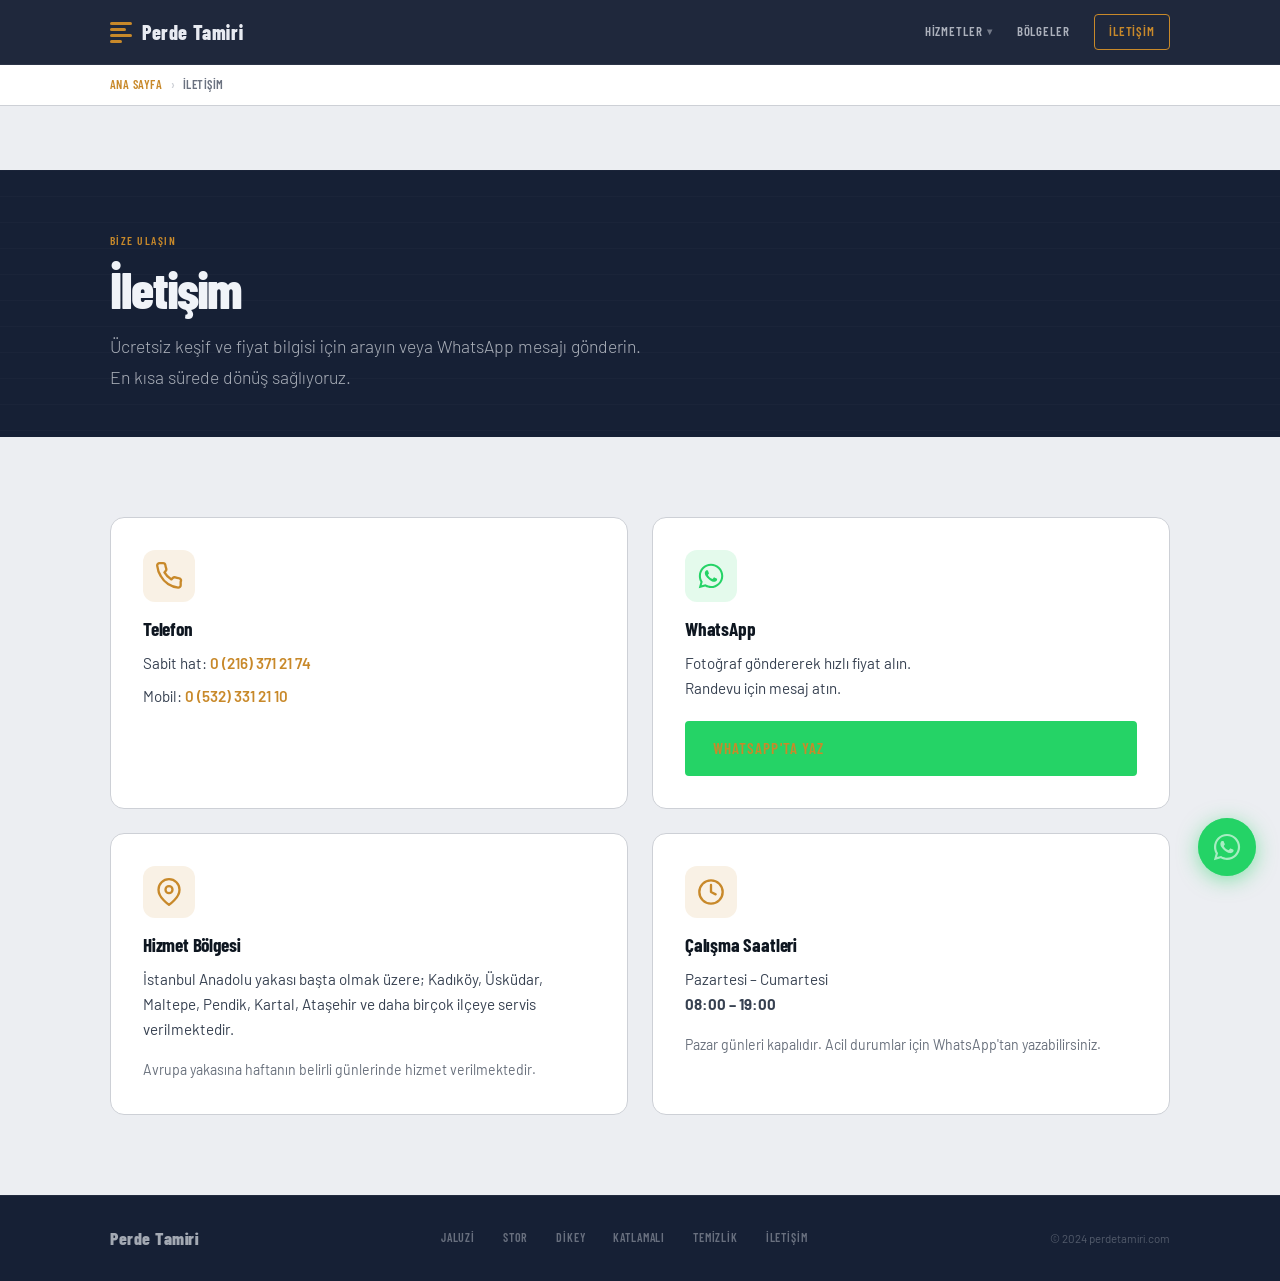
<file: iletisim.html>
<!DOCTYPE html>
<html lang="tr">
<head>
  <meta charset="UTF-8">
  <meta name="viewport" content="width=device-width, initial-scale=1.0">
  <title>İletişim | Perde Tamiri İstanbul | 0532 331 21 10</title>
  <meta name="description" content="Perde tamiri için bize ulaşın. 0 (216) 371 21 74 · 0 (532) 331 21 10. Ücretsiz keşif için WhatsApp mesajı gönderin. İstanbul Anadolu yakası.">
  <link rel="canonical" href="https://www.perdetamiri.com/iletisim.html">
  <meta property="og:title" content="İletişim | Perde Tamiri İstanbul">
  <meta property="og:description" content="Perde tamir ve temizlik hizmetlerimiz için bize ulaşın. Ücretsiz keşif, garantili servis.">
  <meta property="og:type" content="website">
  <meta name="robots" content="index, follow">
  <link rel="preconnect" href="https://fonts.googleapis.com">
  <link rel="preconnect" href="https://fonts.gstatic.com" crossorigin>
  <link href="https://fonts.googleapis.com/css2?family=Barlow+Condensed:wght@400;600;700;800&family=Barlow:wght@300;400;500;600&display=swap" rel="stylesheet">
  <link rel="stylesheet" href="css/style.css">
</head>
<body>

<header class="site-header">
  <div class="container header-inner">
    <a href="index.html" class="logo">
      <span class="logo-slats" aria-hidden="true"><span></span><span></span><span></span><span></span></span>
      Perde Tamiri
    </a>
    <nav class="site-nav" aria-label="Ana menü">
      <div class="nav-drop">
        <a href="index.html#hizmetler">Hizmetler</a>
        <div class="drop-menu">
          <a href="jaluzi-perde-tamiri.html">Jaluzi Perde Tamiri</a>
          <a href="stor-perde-tamiri.html">Stor Perde Tamiri</a>
          <a href="dikey-perde-tamiri.html">Dikey Perde Tamiri</a>
          <a href="katlamali-perde-tamiri.html">Katlamalı Perde Tamiri</a>
          <a href="perde-temizligi.html">Perde Temizliği</a>
        </div>
      </div>
      <a href="index.html#bolgeler">Bölgeler</a>
      <a href="iletisim.html" class="nav-cta">İletişim</a>
    </nav>
    <button class="hamburger" id="hamburger" aria-label="Menüyü aç" aria-expanded="false">
      <span></span><span></span><span></span>
    </button>
  </div>
</header>
<nav class="mobile-nav" id="mobile-nav" aria-label="Mobil menü">
  <a href="index.html">Ana Sayfa</a>
  <div class="mnav-sub">
    <a href="jaluzi-perde-tamiri.html">Jaluzi Perde Tamiri</a>
    <a href="stor-perde-tamiri.html">Stor Perde Tamiri</a>
    <a href="dikey-perde-tamiri.html">Dikey Perde Tamiri</a>
    <a href="katlamali-perde-tamiri.html">Katlamalı Perde Tamiri</a>
    <a href="perde-temizligi.html">Perde Temizliği</a>
  </div>
  <a href="iletisim.html">İletişim</a>
</nav>

<nav class="breadcrumb" aria-label="Konum">
  <div class="container">
    <ol>
      <li><a href="index.html">Ana Sayfa</a></li>
      <li>İletişim</li>
    </ol>
  </div>
</nav>

<section class="page-hero">
  <div class="container page-hero-inner">
    <span class="eyebrow">Bize Ulaşın</span>
    <h1>İletişim</h1>
    <p>Ücretsiz keşif ve fiyat bilgisi için arayın veya WhatsApp mesajı gönderin. En kısa sürede dönüş sağlıyoruz.</p>
  </div>
</section>

<section class="contact-section">
  <div class="container">
    <div class="contact-grid fade-up">

      <div class="contact-card">
        <div class="contact-icon">
          <svg width="28" height="28" viewBox="0 0 24 24" fill="none" stroke="currentColor" stroke-width="2" stroke-linecap="round" stroke-linejoin="round"><path d="M22 16.92v3a2 2 0 0 1-2.18 2 19.79 19.79 0 0 1-8.63-3.07A19.5 19.5 0 0 1 4.93 12 19.79 19.79 0 0 1 1.92 3.38 2 2 0 0 1 3.88 1h3a2 2 0 0 1 2 1.72c.127.96.361 1.903.7 2.81a2 2 0 0 1-.45 2.11L8.09 8.91a16 16 0 0 0 6 6l1.27-1.27a2 2 0 0 1 2.11-.45c.907.339 1.85.573 2.81.7A2 2 0 0 1 22 16.92z"/></svg>
        </div>
        <h3>Telefon</h3>
        <p>Sabit hat: <a href="tel:02163712174">0 (216) 371 21 74</a></p>
        <p>Mobil: <a href="tel:05323312110">0 (532) 331 21 10</a></p>
      </div>

      <div class="contact-card">
        <div class="contact-icon" style="background:rgba(37,211,102,.12); color:#25D366;">
          <svg width="28" height="28" viewBox="0 0 448 512" fill="currentColor"><path d="M380.9 97.1C339 55.1 283.2 32 223.9 32c-122.4 0-222 99.6-222 222 0 39.1 10.2 77.3 29.6 111L0 480l117.7-30.9c32.4 17.7 68.9 27 106.1 27h.1c122.3 0 224.1-99.6 224.1-222 0-59.3-25.2-115-67.1-157zm-157 341.6c-33.2 0-65.7-8.9-94-25.7l-6.7-4-69.8 18.3L72 359.2l-4.4-7c-18.5-29.4-28.2-63.3-28.2-98.2 0-101.7 82.8-184.5 184.6-184.5 49.3 0 95.6 19.2 130.4 54.1 34.8 34.9 56.2 81.2 56.1 130.5 0 101.8-84.9 184.6-186.6 184.6zm101.2-138.2c-5.5-2.8-32.8-16.2-37.9-18-5.1-1.9-8.8-2.8-12.5 2.8-3.7 5.6-14.3 18-17.6 21.8-3.2 3.7-6.5 4.2-12 1.4-32.6-16.3-54-29.1-75.5-66-5.7-9.8 5.7-9.1 16.3-30.3 1.8-3.7.9-6.9-.5-9.7-1.4-2.8-12.5-30.1-17.1-41.2-4.5-10.8-9.1-9.3-12.5-9.5-3.2-.2-6.9-.2-10.6-.2-3.7 0-9.7 1.4-14.8 6.9-5.1 5.6-19.4 19-19.4 46.3 0 27.3 19.9 53.7 22.6 57.4 2.8 3.7 39.1 59.7 94.8 83.8 35.2 15.2 49 16.5 66.6 13.9 10.7-1.6 32.8-13.4 37.4-26.4 4.6-13 4.6-24.1 3.2-26.4-1.3-2.5-5-3.9-10.5-6.6z"/></svg>
        </div>
        <h3>WhatsApp</h3>
        <p>Fotoğraf göndererek hızlı fiyat alın.<br>Randevu için mesaj atın.</p>
        <a href="https://wa.me/905323312110?text=Merhaba%2C+perde+tamiri+hakkinda+bilgi+almak+istiyorum." target="_blank" rel="noopener" class="btn btn-wa" style="margin-top:12px;">WhatsApp'ta Yaz</a>
      </div>

      <div class="contact-card">
        <div class="contact-icon">
          <svg width="28" height="28" viewBox="0 0 24 24" fill="none" stroke="currentColor" stroke-width="2" stroke-linecap="round" stroke-linejoin="round"><path d="M21 10c0 7-9 13-9 13s-9-6-9-13a9 9 0 0 1 18 0z"/><circle cx="12" cy="10" r="3"/></svg>
        </div>
        <h3>Hizmet Bölgesi</h3>
        <p>İstanbul Anadolu yakası başta olmak üzere; Kadıköy, Üsküdar, Maltepe, Pendik, Kartal, Ataşehir ve daha birçok ilçeye servis verilmektedir.</p>
        <p style="margin-top:8px; font-size:.88rem; opacity:.75;">Avrupa yakasına haftanın belirli günlerinde hizmet verilmektedir.</p>
      </div>

      <div class="contact-card">
        <div class="contact-icon">
          <svg width="28" height="28" viewBox="0 0 24 24" fill="none" stroke="currentColor" stroke-width="2" stroke-linecap="round" stroke-linejoin="round"><circle cx="12" cy="12" r="10"/><polyline points="12 6 12 12 16 14"/></svg>
        </div>
        <h3>Çalışma Saatleri</h3>
        <p>Pazartesi – Cumartesi<br><strong>08:00 – 19:00</strong></p>
        <p style="margin-top:8px; font-size:.88rem; opacity:.75;">Pazar günleri kapalıdır. Acil durumlar için WhatsApp'tan yazabilirsiniz.</p>
      </div>

    </div>
  </div>
</section>

<footer class="site-footer">
  <div class="container foot-inner">
    <span class="foot-logo">Perde Tamiri</span>
    <nav class="foot-nav" aria-label="Footer">
      <a href="jaluzi-perde-tamiri.html">Jaluzi</a>
      <a href="stor-perde-tamiri.html">Stor</a>
      <a href="dikey-perde-tamiri.html">Dikey</a>
      <a href="katlamali-perde-tamiri.html">Katlamalı</a>
      <a href="perde-temizligi.html">Temizlik</a>
      <a href="iletisim.html">İletişim</a>
    </nav>
    <span class="foot-copy">© 2024 perdetamiri.com</span>
  </div>
</footer>

<a href="https://wa.me/905323312110?text=Merhaba%2C+perde+tamiri+hakkinda+bilgi+almak+istiyorum." class="wa-float" target="_blank" rel="noopener noreferrer" aria-label="WhatsApp ile iletişim">
  <span class="wa-pulse" aria-hidden="true"></span>
  <svg viewBox="0 0 448 512"><path d="M380.9 97.1C339 55.1 283.2 32 223.9 32c-122.4 0-222 99.6-222 222 0 39.1 10.2 77.3 29.6 111L0 480l117.7-30.9c32.4 17.7 68.9 27 106.1 27h.1c122.3 0 224.1-99.6 224.1-222 0-59.3-25.2-115-67.1-157zm-157 341.6c-33.2 0-65.7-8.9-94-25.7l-6.7-4-69.8 18.3L72 359.2l-4.4-7c-18.5-29.4-28.2-63.3-28.2-98.2 0-101.7 82.8-184.5 184.6-184.5 49.3 0 95.6 19.2 130.4 54.1 34.8 34.9 56.2 81.2 56.1 130.5 0 101.8-84.9 184.6-186.6 184.6zm101.2-138.2c-5.5-2.8-32.8-16.2-37.9-18-5.1-1.9-8.8-2.8-12.5 2.8-3.7 5.6-14.3 18-17.6 21.8-3.2 3.7-6.5 4.2-12 1.4-32.6-16.3-54-29.1-75.5-66-5.7-9.8 5.7-9.1 16.3-30.3 1.8-3.7.9-6.9-.5-9.7-1.4-2.8-12.5-30.1-17.1-41.2-4.5-10.8-9.1-9.3-12.5-9.5-3.2-.2-6.9-.2-10.6-.2-3.7 0-9.7 1.4-14.8 6.9-5.1 5.6-19.4 19-19.4 46.3 0 27.3 19.9 53.7 22.6 57.4 2.8 3.7 39.1 59.7 94.8 83.8 35.2 15.2 49 16.5 66.6 13.9 10.7-1.6 32.8-13.4 37.4-26.4 4.6-13 4.6-24.1 3.2-26.4-1.3-2.5-5-3.9-10.5-6.6z"/></svg>
</a>

<script src="js/script.js"></script>
</body>
</html>
</file>
<file: css/style.css>
/* === PERDE TAMİRİ — STYLESHEET === */

/* ── TOKENS ── */
:root {
  --g:      #ECEEF2;
  --surf:   #FFFFFF;
  --surf2:  #E3E6EC;
  --brand:  #162035;
  --brand2: #1E3052;
  --brand3: #2A4270;
  --acc:    #C8892A;
  --acc2:   #A06E1E;
  --th:     #0E1620;
  --tb:     #374151;
  --tm:     #6B7280;
  --border: #CDD0D6;
  --nav:    rgba(22,32,53,0.96);
  --navt:   #E8EBF2;
  --shadow: rgba(0,0,0,0.07);
}
@media (prefers-color-scheme:dark){:root:not([data-theme="light"]){
  --g:#0E1620;--surf:#162033;--surf2:#1C2A3E;--brand:#1E3052;--brand2:#2A4270;--brand3:#345284;
  --acc:#D4922F;--acc2:#B07824;--th:#EEF1F7;--tb:#A8B4C6;--tm:#6B7A92;--border:#243040;
  --nav:rgba(10,14,24,0.97);--navt:#E8EBF2;--shadow:rgba(0,0,0,0.35);
}}
:root[data-theme="dark"]{
  --g:#0E1620;--surf:#162033;--surf2:#1C2A3E;--brand:#1E3052;--brand2:#2A4270;--brand3:#345284;
  --acc:#D4922F;--acc2:#B07824;--th:#EEF1F7;--tb:#A8B4C6;--tm:#6B7A92;--border:#243040;
  --nav:rgba(10,14,24,0.97);--navt:#E8EBF2;--shadow:rgba(0,0,0,0.35);
}

/* ── RESET ── */
*,*::before,*::after{box-sizing:border-box;margin:0;padding:0}
html{scroll-behavior:smooth}
body{font-family:'Barlow',system-ui,sans-serif;font-size:1rem;line-height:1.65;color:var(--tb);background:var(--g)}
a{color:inherit;text-decoration:none}
ul,ol{list-style:none}
p{max-width:65ch}
img{max-width:100%;display:block}
h1,h2,h3,h4{font-family:'Barlow Condensed',sans-serif;color:var(--th);text-wrap:balance;line-height:1.1;letter-spacing:-0.01em}
h1{font-size:clamp(2.6rem,5.5vw,5rem);font-weight:800}
h2{font-size:clamp(2rem,4vw,2.75rem);font-weight:700}
h3{font-size:1.5rem;font-weight:700}
.eyebrow{font-family:'Barlow Condensed',sans-serif;font-size:.72rem;font-weight:600;letter-spacing:.13em;text-transform:uppercase;color:var(--acc)}
.container{width:100%;max-width:1140px;margin:0 auto;padding:0 2.5rem}
section{padding:5rem 0}

/* ── WHATSAPP BUTTON ── */
.wa-float{position:fixed;bottom:24px;right:24px;z-index:999;width:58px;height:58px;background:#25D366;border-radius:50%;display:flex;align-items:center;justify-content:center;box-shadow:0 4px 20px rgba(37,211,102,.5);transition:transform .2s,box-shadow .2s}
.wa-float:hover{transform:scale(1.09);box-shadow:0 6px 28px rgba(37,211,102,.65)}
.wa-float svg{width:30px;height:30px;fill:#fff}
.wa-pulse{position:absolute;inset:0;border-radius:50%;background:rgba(37,211,102,.4);animation:waPulse 2.2s ease-out infinite;pointer-events:none}
@keyframes waPulse{0%{transform:scale(1);opacity:.7}100%{transform:scale(1.75);opacity:0}}

/* ── HEADER / NAV ── */
.site-header{position:fixed;top:0;left:0;right:0;z-index:200;background:var(--nav);backdrop-filter:blur(12px);-webkit-backdrop-filter:blur(12px);border-bottom:1px solid rgba(255,255,255,.06)}
.header-inner{display:flex;align-items:center;justify-content:space-between;height:64px;gap:2rem}

.logo{font-family:'Barlow Condensed',sans-serif;font-size:1.25rem;font-weight:800;color:var(--navt);letter-spacing:.03em;display:flex;align-items:center;gap:10px;flex-shrink:0}
.logo-slats{display:flex;flex-direction:column;gap:3px;width:22px}
.logo-slats span{display:block;height:3px;background:var(--acc);border-radius:2px}
.logo-slats span:nth-child(1){width:22px}
.logo-slats span:nth-child(2){width:16px}
.logo-slats span:nth-child(3){width:22px}
.logo-slats span:nth-child(4){width:12px}

.site-nav{display:flex;align-items:center;gap:1.5rem}
.site-nav > a,.nav-drop > a{font-family:'Barlow Condensed',sans-serif;font-size:.8rem;font-weight:600;letter-spacing:.07em;text-transform:uppercase;color:var(--navt);opacity:.7;transition:opacity .2s;white-space:nowrap;display:flex;align-items:center;gap:4px}
.site-nav > a:hover,.nav-drop > a:hover{opacity:1}
.nav-cta{color:var(--acc)!important;opacity:1!important;border:1.5px solid var(--acc);border-radius:4px;padding:6px 14px;transition:background .2s,color .2s!important}
.nav-cta:hover{background:var(--acc);color:#fff!important}

/* Dropdown */
.nav-drop{position:relative}
.nav-drop > a::after{content:'▾';font-size:.6rem;opacity:.6}
.drop-menu{position:absolute;top:100%;left:50%;transform:translateX(-50%) translateY(6px);background:var(--brand);border:1px solid rgba(255,255,255,.1);border-radius:8px;padding:.5rem 0;padding-top:.875rem;min-width:220px;opacity:0;pointer-events:none;transition:opacity .2s,transform .2s;z-index:300;box-shadow:0 8px 24px rgba(0,0,0,.4)}
.nav-drop:hover .drop-menu,.nav-drop:focus-within .drop-menu{opacity:1;pointer-events:auto;transform:translateX(-50%) translateY(0)}
.drop-menu a{display:block;padding:.5rem 1.25rem;font-family:'Barlow Condensed',sans-serif;font-size:.82rem;font-weight:600;letter-spacing:.05em;text-transform:uppercase;color:var(--navt);opacity:.7;transition:opacity .15s,background .15s}
.drop-menu a:hover{opacity:1;background:rgba(255,255,255,.06)}

/* Mobile */
.hamburger{display:none;flex-direction:column;gap:5px;background:none;border:none;cursor:pointer;padding:4px}
.hamburger span{display:block;width:24px;height:2px;background:var(--navt);transition:transform .2s,opacity .2s}
.mobile-nav{display:none;position:fixed;inset:64px 0 0;background:var(--brand);z-index:199;flex-direction:column;padding:1.5rem 2rem;overflow-y:auto}
.mobile-nav.open{display:flex}
.mobile-nav > a{font-family:'Barlow Condensed',sans-serif;font-size:2rem;font-weight:700;color:var(--navt);opacity:.8;border-bottom:1px solid rgba(255,255,255,.08);padding:.75rem 0;transition:color .2s}
.mobile-nav > a:hover{color:var(--acc);opacity:1}
.mnav-sub{display:flex;flex-direction:column;border-bottom:1px solid rgba(255,255,255,.08);padding:.5rem 0}
.mnav-sub a{font-family:'Barlow Condensed',sans-serif;font-size:1.2rem;font-weight:600;color:var(--navt);opacity:.6;padding:.4rem 1rem;transition:color .2s}
.mnav-sub a:hover{opacity:1;color:var(--acc)}

/* ── BREADCRUMB ── */
.breadcrumb{background:var(--surf);border-bottom:1px solid var(--border);padding:10px 0;margin-top:64px}
.breadcrumb ol{display:flex;gap:.5rem;align-items:center;flex-wrap:wrap}
.breadcrumb li{font-family:'Barlow Condensed',sans-serif;font-size:.78rem;font-weight:600;letter-spacing:.04em;text-transform:uppercase;color:var(--tm)}
.breadcrumb li+li::before{content:'›';margin-right:.5rem;color:var(--border)}
.breadcrumb a{color:var(--acc)}
.breadcrumb a:hover{text-decoration:underline}

/* ── BUTTONS ── */
.btn{display:inline-flex;align-items:center;gap:.5rem;font-family:'Barlow Condensed',sans-serif;font-size:.95rem;font-weight:700;letter-spacing:.07em;text-transform:uppercase;padding:13px 26px;border-radius:4px;border:2px solid transparent;cursor:pointer;transition:all .2s;white-space:nowrap}
.btn-primary{background:var(--acc);color:#fff;border-color:var(--acc)}
.btn-primary:hover{background:var(--acc2);border-color:var(--acc2);transform:translateY(-1px)}
.btn-outline{background:transparent;color:#F0F3F8;border-color:rgba(240,243,248,.28)}
.btn-outline:hover{border-color:#F0F3F8;background:rgba(240,243,248,.07)}
.btn-wa{background:#25D366;color:#fff;border-color:#25D366}
.btn-wa:hover{background:#1da851;border-color:#1da851;transform:translateY(-1px)}

/* ── SECTION HEADER ── */
.sec-head{margin-bottom:3rem}
.sec-head h2{margin-top:.5rem}
.sec-head p{color:var(--tm);margin-top:.875rem;font-size:1.1rem;font-weight:300}

/* ── HOMEPAGE HERO ── */
.hero{background:var(--brand);min-height:100vh;padding-top:64px;position:relative;overflow:hidden;display:flex;align-items:center}
.hero::before{content:'';position:absolute;inset:0;background:repeating-linear-gradient(180deg,rgba(255,255,255,.024) 0,rgba(255,255,255,.024) 1px,transparent 1px,transparent 26px);pointer-events:none}
.hero::after{content:'';position:absolute;right:-60px;top:64px;bottom:0;width:46%;background:linear-gradient(135deg,rgba(200,137,42,.07) 0,rgba(200,137,42,.02) 45%,transparent 70%);clip-path:polygon(18% 0,100% 0,100% 100%,0 100%);pointer-events:none}
.hero-inner{position:relative;z-index:1;display:grid;grid-template-columns:1fr 1fr;gap:4rem;align-items:center;min-height:calc(100vh - 64px);padding:4rem 0}
.hero h1{color:#F0F3F8;font-weight:800;line-height:1;letter-spacing:-.02em;margin:.75rem 0 1.25rem}
.hero h1 em{font-style:normal;color:var(--acc)}
.hero-sub{color:rgba(240,243,248,.68);font-size:1.125rem;font-weight:300;line-height:1.75;margin-bottom:2rem;max-width:46ch}
.hero-phones{display:flex;flex-direction:column;gap:.625rem;margin-bottom:2rem}
.phone-row{display:flex;align-items:baseline;gap:1rem}
.phone-label{font-family:'Barlow Condensed',sans-serif;font-size:.7rem;font-weight:600;letter-spacing:.1em;text-transform:uppercase;color:rgba(240,243,248,.38);width:52px;flex-shrink:0}
.phone-number{font-family:'Barlow Condensed',sans-serif;font-size:clamp(1.5rem,2.8vw,2rem);font-weight:700;color:#F0F3F8;letter-spacing:.02em;font-variant-numeric:tabular-nums;transition:color .2s}
.phone-number:hover{color:var(--acc)}
.hero-ctas{display:flex;gap:.875rem;flex-wrap:wrap}
.hero-visual{display:flex;justify-content:center;align-items:center}
.jalo-wrap{width:min(320px,90%);aspect-ratio:3/4;position:relative}
.jalo-frame{position:absolute;inset:0;border:2px solid rgba(200,137,42,.25);border-radius:6px;overflow:hidden}
.jalo-frame::before{content:'';position:absolute;inset:0;background:linear-gradient(135deg,rgba(30,48,82,.6),rgba(42,66,112,.3))}
.slat{position:absolute;left:-5px;right:-5px;height:18px;background:linear-gradient(90deg,rgba(200,137,42,.9) 0,rgba(200,137,42,.55) 40%,rgba(255,255,255,.12) 100%);border-radius:9px;box-shadow:0 2px 5px rgba(0,0,0,.5);transform-origin:left center}

/* ── PAGE HERO (service pages) ── */
.page-hero{background:var(--brand);position:relative;overflow:hidden;padding:3.5rem 0 2.75rem;margin-top:64px}
.page-hero::before{content:'';position:absolute;inset:0;background:repeating-linear-gradient(180deg,rgba(255,255,255,.02) 0,rgba(255,255,255,.02) 1px,transparent 1px,transparent 26px);pointer-events:none}
.page-hero-inner{position:relative;z-index:1}
.page-hero h1{color:#F0F3F8;font-size:clamp(2rem,4.5vw,3.25rem);font-weight:800;margin:.5rem 0 .875rem;letter-spacing:-.02em}
.page-hero p{color:rgba(240,243,248,.68);font-size:1.1rem;font-weight:300;line-height:1.75;max-width:54ch}

/* ── SERVICES GRID ── */
.services{background:var(--surf)}
.srv-grid{display:grid;grid-template-columns:repeat(3,1fr);gap:1.25rem}
.srv-card{background:var(--g);border:1px solid var(--border);border-radius:8px;padding:2rem;position:relative;overflow:hidden;transition:transform .22s,box-shadow .22s,border-color .22s;display:block;color:inherit}
.srv-card::after{content:'';position:absolute;top:0;left:0;right:0;height:3px;background:var(--acc);transform:scaleX(0);transform-origin:left;transition:transform .3s}
.srv-card:hover{transform:translateY(-3px);box-shadow:0 10px 30px var(--shadow);border-color:var(--acc)}
.srv-card:hover::after{transform:scaleX(1)}
.card-slats{display:flex;flex-direction:column;gap:4px;width:32px;margin-bottom:1.25rem}
.card-slats span{display:block;height:3px;background:var(--acc);border-radius:2px;opacity:.65}
.card-slats span:nth-child(odd){width:32px}
.card-slats span:nth-child(even){width:22px}
.srv-card h3{font-size:1.25rem;margin-bottom:.625rem}
.srv-card p{color:var(--tm);font-size:.9rem;line-height:1.7;max-width:none}
.card-link{font-family:'Barlow Condensed',sans-serif;font-size:.78rem;font-weight:700;letter-spacing:.07em;text-transform:uppercase;color:var(--acc);margin-top:1rem;display:inline-block}

/* ── WHY (3 items) ── */
.why{background:var(--brand)}
.why .sec-head h2{color:#EEF1F7}
.why .sec-head p{color:rgba(240,243,248,.55)}
.feat-grid{display:grid;grid-template-columns:repeat(3,1fr);gap:2rem}
.feat{text-align:center;padding:2.5rem 1rem}
.feat-num{font-family:'Barlow Condensed',sans-serif;font-size:clamp(2.75rem,5vw,4rem);font-weight:800;color:var(--acc);line-height:1;margin-bottom:.5rem}
.feat h4{font-size:1.1rem;color:#EEF1F7;margin-bottom:.375rem}
.feat p{color:rgba(240,243,248,.5);font-size:.875rem;max-width:none;line-height:1.6}

/* ── TYPES ── */
.types{background:var(--g)}
.types-grid{display:grid;grid-template-columns:repeat(auto-fill,minmax(190px,1fr));gap:.75rem;margin-top:2rem}
.type-pill{background:var(--surf);border:1px solid var(--border);border-radius:8px;padding:1rem 1.25rem;font-family:'Barlow Condensed',sans-serif;font-size:1.1rem;font-weight:600;color:var(--th);display:flex;align-items:center;gap:.625rem;transition:all .18s;cursor:default}
.type-pill:hover{border-color:var(--acc);color:var(--acc);transform:translateX(4px)}
.type-pill::before{content:'';width:6px;height:6px;border-radius:50%;background:var(--acc);flex-shrink:0}

/* ── CLEANING ── */
.cleaning{background:var(--surf)}
.clean-inner{display:grid;grid-template-columns:1fr 1fr;gap:5rem;align-items:center}
.clean-text h2{margin-bottom:.875rem}
.clean-text .lead{color:var(--tm);font-size:1.1rem;font-weight:300;line-height:1.75;margin-bottom:1.75rem;max-width:42ch}
.clean-visual{background:var(--g);border:1px solid var(--border);border-radius:12px;padding:2rem;position:relative;overflow:hidden}
.clean-visual::before{content:'';position:absolute;inset:0;background:repeating-linear-gradient(180deg,rgba(200,137,42,.04) 0,rgba(200,137,42,.04) 1px,transparent 1px,transparent 28px);pointer-events:none}
.clean-list{display:flex;flex-direction:column;gap:.75rem;position:relative}
.clean-item{display:flex;align-items:center;gap:.875rem;padding:.875rem 1.25rem;background:var(--surf);border-radius:6px;border:1px solid var(--border);font-family:'Barlow Condensed',sans-serif;font-size:1.1rem;font-weight:600;color:var(--th)}
.dot{width:8px;height:8px;border-radius:50%;background:var(--acc);flex-shrink:0}

/* ── AREAS ── */
.areas{background:var(--g)}
.areas-cloud{display:flex;flex-wrap:wrap;gap:.5rem;margin-top:2rem}
.area-tag{font-family:'Barlow Condensed',sans-serif;font-size:.85rem;font-weight:600;letter-spacing:.04em;padding:5px 14px;border-radius:100px;background:var(--surf);border:1px solid var(--border);color:var(--tb);transition:all .15s;cursor:default}
.area-tag:hover{background:var(--brand);color:#EEF1F7;border-color:var(--brand)}
.area-tag-special{border-style:dashed;color:var(--acc)!important;border-color:var(--acc)!important}
.area-tag-special:hover{background:rgba(200,137,42,.12)!important;border-color:var(--acc)!important;color:var(--acc)!important}

/* ── CONTACT ── */
.contact{background:var(--brand2)}
.contact-inner{display:grid;grid-template-columns:1fr 1fr;gap:5rem;align-items:start}
.contact-left h2{color:#EEF1F7;margin-bottom:.75rem}
.contact-intro{color:rgba(240,243,248,.6);font-size:1.1rem;font-weight:300;margin-bottom:2.5rem;max-width:42ch}
.cinfo{display:flex;flex-direction:column;gap:1.75rem}
.citem{display:flex;gap:1rem;align-items:flex-start}
.cicon{width:44px;height:44px;background:rgba(200,137,42,.14);border-radius:6px;flex-shrink:0;display:flex;align-items:center;justify-content:center}
.cicon svg{width:20px;height:20px;stroke:var(--acc);fill:none;stroke-width:2;stroke-linecap:round;stroke-linejoin:round}
.citem-label{display:block;font-family:'Barlow Condensed',sans-serif;font-size:.7rem;font-weight:600;letter-spacing:.1em;text-transform:uppercase;color:rgba(240,243,248,.38);margin-bottom:2px}
.citem-val{font-family:'Barlow Condensed',sans-serif;font-size:1.625rem;font-weight:700;color:#EEF1F7;font-variant-numeric:tabular-nums;transition:color .2s;display:block}
.citem-val:hover{color:var(--acc)}
.citem-val-sm{font-size:1.2rem}
.contact-badge{background:rgba(255,255,255,.06);border:1px solid rgba(255,255,255,.1);border-radius:12px;padding:2rem}
.free-badge{display:inline-flex;align-items:center;font-family:'Barlow Condensed',sans-serif;font-size:.7rem;font-weight:600;letter-spacing:.08em;text-transform:uppercase;color:var(--acc);background:rgba(200,137,42,.12);border:1px solid rgba(200,137,42,.25);border-radius:100px;padding:4px 12px;margin-bottom:1rem}
.contact-badge h3{font-size:1.5rem;color:#EEF1F7;margin-bottom:.75rem}
.bdesc{color:rgba(240,243,248,.55);font-weight:300;font-size:1.05rem;margin-bottom:1.5rem;max-width:none}
.contact-badge .btn{width:100%;justify-content:center;font-size:1.05rem;margin-bottom:.625rem}

/* ── SERVICE CONTENT (service pages) ── */
.srv-content{background:var(--surf);padding:5rem 0}
.srv-content-inner{display:grid;grid-template-columns:2fr 1fr;gap:4rem;align-items:start}
.srv-body h2{font-size:clamp(1.5rem,3vw,2.25rem);margin-bottom:1rem;margin-top:2rem}
.srv-body h2:first-child{margin-top:0}
.srv-body p{color:var(--tb);font-size:1.05rem;line-height:1.75;margin-bottom:1.25rem;max-width:none}
.srv-body ul{display:flex;flex-direction:column;gap:.625rem;margin-bottom:1.5rem;list-style:none}
.srv-body li{display:flex;align-items:flex-start;gap:.75rem;color:var(--tb);font-size:1rem;line-height:1.6}
.srv-body li::before{content:'';width:8px;height:8px;border-radius:50%;background:var(--acc);flex-shrink:0;margin-top:.45rem}
.srv-sidebar{background:var(--g);border:1px solid var(--border);border-radius:12px;padding:1.75rem;position:sticky;top:80px}
.srv-sidebar h3{font-size:1.25rem;margin-bottom:1rem}
.sidebar-ctas{display:flex;flex-direction:column;gap:.75rem}
.sidebar-ctas .btn{width:100%;justify-content:center;font-size:.9rem}
.sidebar-info{margin-top:1.5rem;padding-top:1.5rem;border-top:1px solid var(--border)}
.sidebar-info p{font-size:.85rem;color:var(--tm);max-width:none;line-height:1.6}

/* ── GALLERY ── */
.gallery-section{background:var(--g);padding:5rem 0}
.gallery-grid{display:grid;grid-template-columns:repeat(auto-fill,minmax(260px,1fr));gap:1rem;margin-top:2rem}
.gallery-item{border-radius:8px;overflow:hidden;aspect-ratio:4/3;background:var(--surf2);border:1px solid var(--border);cursor:pointer}
.gallery-item img{width:100%;height:100%;object-fit:cover;transition:transform .35s ease}
.gallery-item:hover img{transform:scale(1.05)}
.gallery-placeholder{grid-column:1/-1;padding:3rem 2rem;text-align:center;background:var(--surf);border:2px dashed var(--border);border-radius:8px}
.gallery-placeholder p{color:var(--tm);font-size:.95rem;margin:0 auto;line-height:1.9;max-width:52ch}
.gallery-placeholder code{background:var(--surf2);padding:2px 8px;border-radius:4px;font-family:monospace;font-size:.82rem;color:var(--acc)}

/* Lightbox */
.lightbox{position:fixed;inset:0;background:rgba(0,0,0,.92);z-index:2000;display:none;align-items:center;justify-content:center}
.lightbox.open{display:flex}
.lightbox img{max-width:90vw;max-height:88vh;object-fit:contain;border-radius:4px}
.lb-close{position:absolute;top:18px;right:22px;font-size:2.25rem;color:#fff;cursor:pointer;opacity:.7;background:none;border:none;line-height:1;transition:opacity .2s}
.lb-close:hover{opacity:1}
.lb-prev,.lb-next{position:absolute;top:50%;transform:translateY(-50%);font-size:2rem;color:#fff;background:rgba(255,255,255,.1);border:none;width:48px;height:64px;display:flex;align-items:center;justify-content:center;border-radius:4px;cursor:pointer;opacity:.65;transition:opacity .2s,background .2s}
.lb-prev{left:12px}
.lb-next{right:12px}
.lb-prev:hover,.lb-next:hover{opacity:1;background:rgba(255,255,255,.2)}

/* ── FOOTER ── */
.site-footer{background:var(--brand);padding:1.75rem 0;border-top:1px solid rgba(255,255,255,.05)}
.foot-inner{display:flex;align-items:center;justify-content:space-between;gap:2rem;flex-wrap:wrap}
.foot-logo{font-family:'Barlow Condensed',sans-serif;font-size:1.1rem;font-weight:800;color:rgba(240,243,248,.65);letter-spacing:.03em}
.foot-nav{display:flex;gap:1.75rem;flex-wrap:wrap}
.foot-nav a{font-family:'Barlow Condensed',sans-serif;font-size:.75rem;font-weight:600;letter-spacing:.07em;text-transform:uppercase;color:rgba(240,243,248,.38);transition:color .2s}
.foot-nav a:hover{color:rgba(240,243,248,.85)}
.foot-copy{font-size:.72rem;color:rgba(240,243,248,.28)}

/* ── CONTACT PAGE ── */
.contact-section{padding:5rem 0}
.contact-grid{display:grid;grid-template-columns:repeat(2,1fr);gap:1.5rem}
.contact-card{background:var(--surf);border:1px solid var(--border);border-radius:14px;padding:2rem;display:flex;flex-direction:column;gap:.5rem}
.contact-card h3{font-size:1.2rem;color:var(--th);margin-bottom:.25rem}
.contact-card p{font-size:.95rem;color:var(--tb);max-width:none}
.contact-card a{color:var(--acc);font-weight:600}
.contact-card a:hover{text-decoration:underline}
.contact-icon{width:52px;height:52px;background:rgba(200,137,42,.12);border-radius:12px;display:flex;align-items:center;justify-content:center;color:var(--acc);margin-bottom:.5rem;flex-shrink:0}
@media(max-width:720px){.contact-grid{grid-template-columns:1fr}}

/* ── CTA BLOCK (temizlik page) ── */
.cta-block{margin-top:1.75rem}
.btn-lg{padding:.9rem 2rem;font-size:1.05rem;gap:.6rem}

/* ── ANIMATIONS ── */
.fade-up{opacity:0;transform:translateY(22px);transition:opacity .55s ease,transform .55s ease}
.fade-up.vis{opacity:1;transform:none}
@media(prefers-reduced-motion:reduce){
  .fade-up{opacity:1;transform:none;transition:none}
  .wa-pulse{animation:none}
}

/* ── RESPONSIVE ── */
@media(max-width:960px){
  .site-nav{display:none}
  .hamburger{display:flex}
  .hero-inner{grid-template-columns:1fr}
  .hero-visual{display:none}
  .srv-grid{grid-template-columns:1fr 1fr}
  .feat-grid{grid-template-columns:1fr 1fr}
  .clean-inner{grid-template-columns:1fr}
  .contact-inner{grid-template-columns:1fr}
  .foot-nav{display:none}
  .srv-content-inner{grid-template-columns:1fr}
  .srv-sidebar{position:static}
}
@media(max-width:580px){
  .container{padding:0 1.25rem}
  section{padding:3.5rem 0}
  .srv-grid{grid-template-columns:1fr}
  .feat-grid{grid-template-columns:1fr}
  .hero-ctas{flex-direction:column}
  .btn{justify-content:center}
  .phone-number{font-size:1.5rem}
  .gallery-grid{grid-template-columns:1fr 1fr}
  .gallery-section{padding:3.5rem 0}
}
@media(max-width:420px){
  .gallery-grid{grid-template-columns:1fr}
}
</file>
